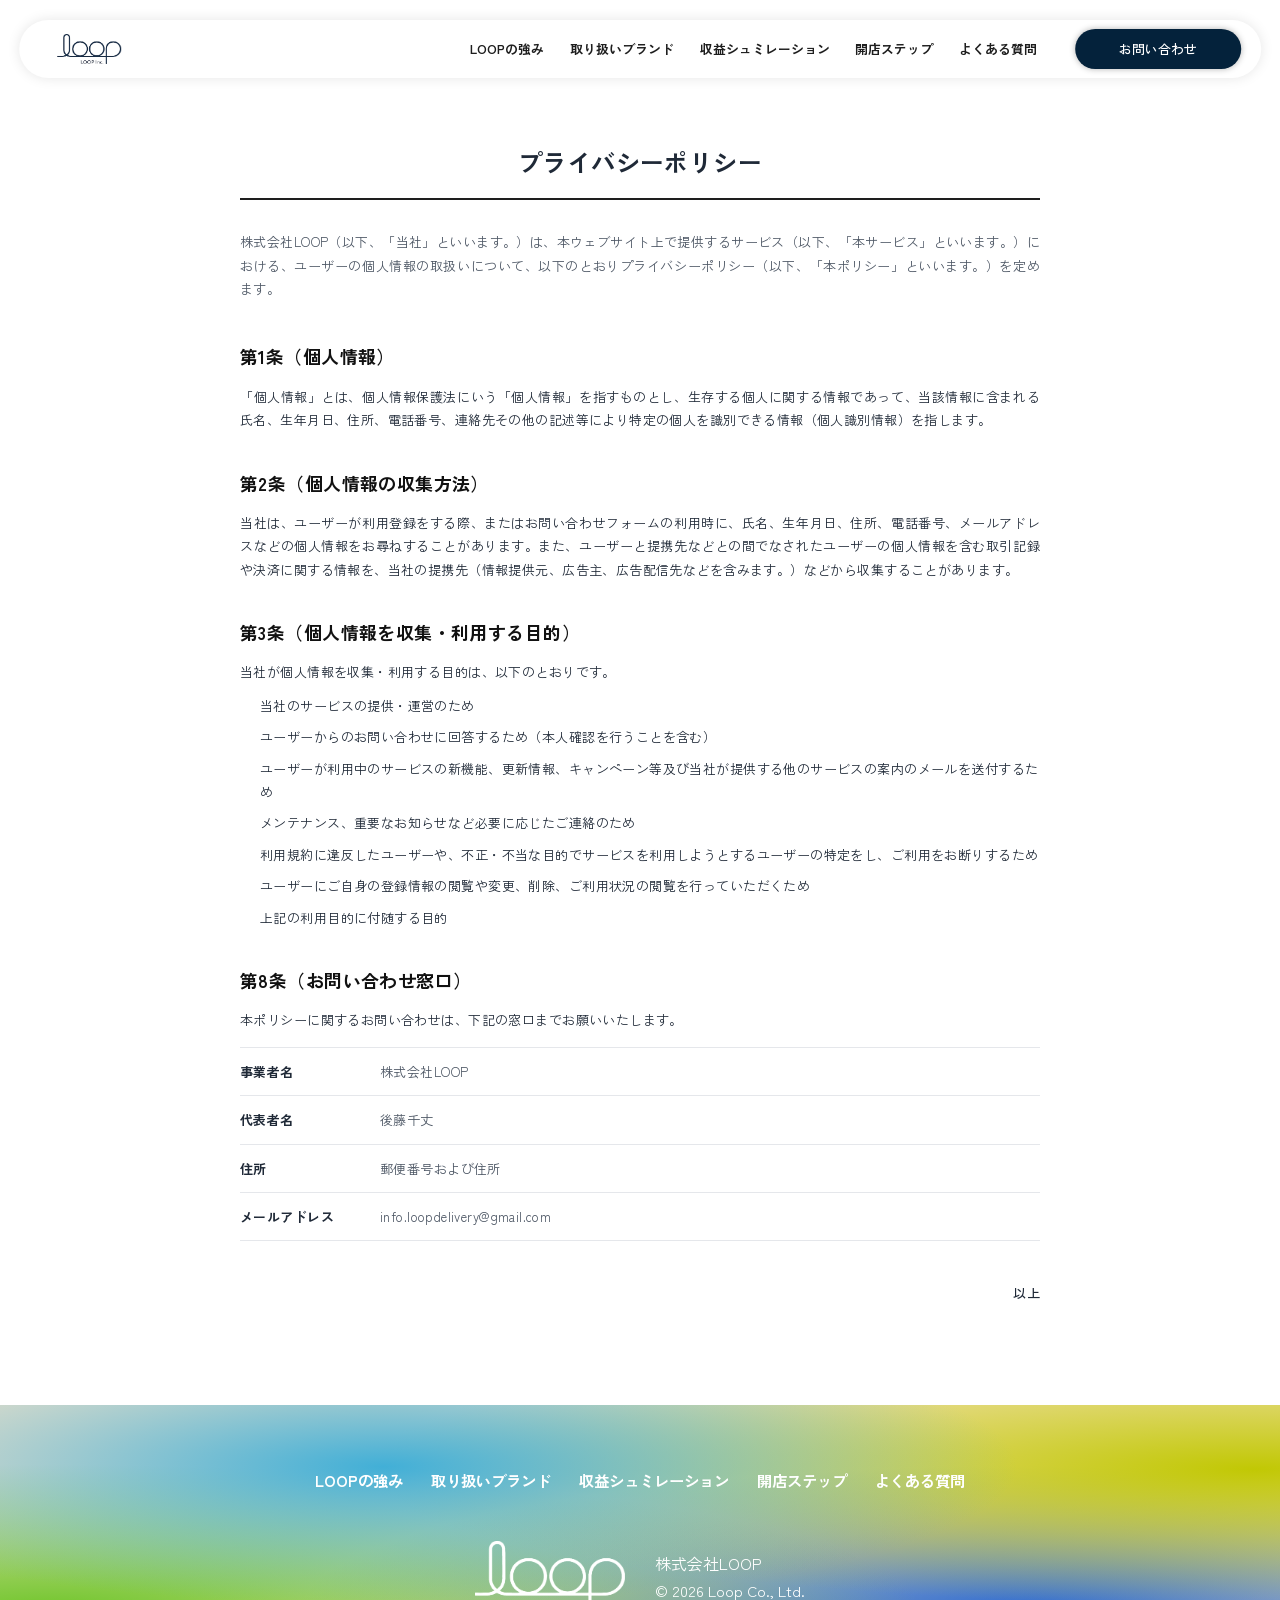
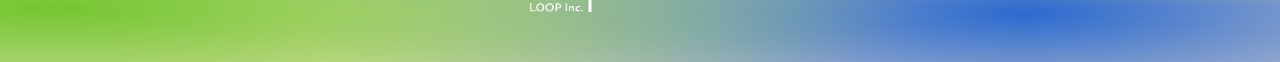
<file: policy.html>
<!DOCTYPE html>
<html lang="ja">

<head>
    <meta charset="UTF-8">
    <meta name="viewport" content="width=device-width, initial-scale=1.0">
    <title>ブランドシェアで店舗の売り上げUP! | LOOP株式会社</title>
    <link rel="stylesheet" href="assets/css/reset.css">
    <link rel="stylesheet" href="assets/css/common.css">
    <link rel="stylesheet" href="assets/css/policy.css">
    <link rel="preconnect" href="https://fonts.googleapis.com">
    <link rel="preconnect" href="https://fonts.gstatic.com" crossorigin>
    <link
        href="https://fonts.googleapis.com/css2?family=Funnel+Display:wght@300..800&family=Zen+Kaku+Gothic+Antique:wght@300;400;500;700;900&display=swap"
        rel="stylesheet">

</head>

<body>
    <header class="header">
        <div class="header-logo">
            <a href="index.html"><img src="assets/img/loop_logo.png" alt="ブランドシェアで店舗の売り上げUP! | LOOP株式会社"></a>
        </div>
        <input type="checkbox" id="menu-toggle" class="menu-toggle-input">
        <label for="menu-toggle" class="menu-btn-label">
            <span></span>
            <span></span>
            <span></span>
        </label>
        <nav class="header-nav">
            <ul>
                <li><a href="index.html#solution" onclick="document.getElementById('menu-toggle').checked = false;">LOOPの強み</a>
                </li>
                <li><a href="index.html#brand" onclick="document.getElementById('menu-toggle').checked = false;">取り扱いブランド</a></li>
                <li><a href="index.html#simulation"
                        onclick="document.getElementById('menu-toggle').checked = false;">収益シュミレーション</a></li>
                <li><a href="index.html#step" onclick="document.getElementById('menu-toggle').checked = false;">開店ステップ</a></li>
                <li><a href="index.html#faq" onclick="document.getElementById('menu-toggle').checked = false;">よくある質問</a></li>
            </ul>
            <a class="header-cv_button" href="#contact"
                onclick="document.getElementById('menu-toggle').checked = false;">お問い合わせ</a>
        </nav>
    </header>
    <div class="background-image">
        <div class="background-area">
            <ul class="background-circles">
                <li></li>
                <li></li>
                <li></li>
                <li></li>
                <li></li>
                <li></li>
                <li></li>
                <li></li>
                <li></li>
                <li></li>
            </ul>
        </div>
    </div>
    <main class="main">
        <section class="p-policy">
            <div class="p-policy__container">

                <h1 class="p-policy__title">プライバシーポリシー</h1>

                <p class="p-policy__lead">
                    株式会社LOOP（以下、「当社」といいます。）は、本ウェブサイト上で提供するサービス（以下、「本サービス」といいます。）における、ユーザーの個人情報の取扱いについて、以下のとおりプライバシーポリシー（以下、「本ポリシー」といいます。）を定めます。
                </p>

                <div class="p-policy__section">
                    <h2 class="p-policy__heading">第1条（個人情報）</h2>
                    <p class="p-policy__text">
                        「個人情報」とは、個人情報保護法にいう「個人情報」を指すものとし、生存する個人に関する情報であって、当該情報に含まれる氏名、生年月日、住所、電話番号、連絡先その他の記述等により特定の個人を識別できる情報（個人識別情報）を指します。
                    </p>
                </div>

                <div class="p-policy__section">
                    <h2 class="p-policy__heading">第2条（個人情報の収集方法）</h2>
                    <p class="p-policy__text">
                        当社は、ユーザーが利用登録をする際、またはお問い合わせフォームの利用時に、氏名、生年月日、住所、電話番号、メールアドレスなどの個人情報をお尋ねすることがあります。また、ユーザーと提携先などとの間でなされたユーザーの個人情報を含む取引記録や決済に関する情報を、当社の提携先（情報提供元、広告主、広告配信先などを含みます。）などから収集することがあります。
                    </p>
                </div>

                <div class="p-policy__section">
                    <h2 class="p-policy__heading">第3条（個人情報を収集・利用する目的）</h2>
                    <p class="p-policy__text">当社が個人情報を収集・利用する目的は、以下のとおりです。</p>
                    <ol class="p-policy__list">
                        <li class="p-policy__list-item">当社のサービスの提供・運営のため</li>
                        <li class="p-policy__list-item">ユーザーからのお問い合わせに回答するため（本人確認を行うことを含む）</li>
                        <li class="p-policy__list-item">ユーザーが利用中のサービスの新機能、更新情報、キャンペーン等及び当社が提供する他のサービスの案内のメールを送付するため</li>
                        <li class="p-policy__list-item">メンテナンス、重要なお知らせなど必要に応じたご連絡のため</li>
                        <li class="p-policy__list-item">利用規約に違反したユーザーや、不正・不当な目的でサービスを利用しようとするユーザーの特定をし、ご利用をお断りするため</li>
                        <li class="p-policy__list-item">ユーザーにご自身の登録情報の閲覧や変更、削除、ご利用状況の閲覧を行っていただくため</li>
                        <li class="p-policy__list-item">上記の利用目的に付随する目的</li>
                    </ol>
                </div>

                <div class="p-policy__section">
                    <h2 class="p-policy__heading">第8条（お問い合わせ窓口）</h2>
                    <p class="p-policy__text">本ポリシーに関するお問い合わせは、下記の窓口までお願いいたします。</p>

                    <dl class="p-policy__info-list">
                        <div class="p-policy__info-group">
                            <dt class="p-policy__info-label">事業者名</dt>
                            <dd class="p-policy__info-value">株式会社LOOP</dd>
                        </div>
                        <div class="p-policy__info-group">
                            <dt class="p-policy__info-label">代表者名</dt>
                            <dd class="p-policy__info-value">後藤千丈</dd>
                        </div>
                        <div class="p-policy__info-group">
                            <dt class="p-policy__info-label">住所</dt>
                            <dd class="p-policy__info-value">郵便番号および住所</dd>
                        </div>
                        <div class="p-policy__info-group">
                            <dt class="p-policy__info-label">メールアドレス</dt>
                            <dd class="p-policy__info-value">info.loopdelivery@gmail.com</dd>
                        </div>
                    </dl>
                </div>

                <p class="p-policy__footer-text">以上</p>

            </div>
        </section>
    </main>
    <footer class="footer">
        <div class="footer-inner">
            <nav class="footer-nav">
                <ul>
                    <li><a href="index.html#solution">LOOPの強み</a></li>
                    <li><a href="index.html#brand">取り扱いブランド</a></li>
                    <li><a href="index.html#simulation">収益シュミレーション</a></li>
                    <li><a href="index.html#step">開店ステップ</a></li>
                    <li><a href="index.html#faq">よくある質問</a></li>
                </ul>
            </nav>
            <div class="footer-company">
                <div class="footer-company__logo">
                    <img src="assets/img/loop_logo_white.png" alt="ブランドシェアで店舗の売り上げUP! | LOOP株式会社">
                </div>
                <div class="footer-company__copylight">
                    <h5>株式会社LOOP</h5>
                    <small>© 2026 Loop Co., Ltd.</small>
                </div>
            </div>
        </div>
    </footer>
    <script>
        document.addEventListener('DOMContentLoaded', () => {
            const titles = document.querySelectorAll('.brand-contents__item-title');

            titles.forEach(title => {
                title.addEventListener('click', () => {
                    const listContainer = title.nextElementSibling;

                    title.classList.toggle('is-open');

                    if (title.classList.contains('is-open')) {
                        listContainer.style.height = listContainer.scrollHeight + 'px';
                    } else {
                        listContainer.style.height = '0px';
                    }
                });
            });
        });

        document.addEventListener('DOMContentLoaded', () => {
            const titles = document.querySelectorAll('.faq-contents__q');

            titles.forEach(title => {
                title.addEventListener('click', () => {
                    const listContainer = title.nextElementSibling;

                    title.classList.toggle('is-open');

                    if (title.classList.contains('is-open')) {
                        listContainer.style.height = listContainer.scrollHeight + 'px';
                    } else {
                        listContainer.style.height = '0px';
                    }
                });
            });
        });

        function toggleFields() {
            const selectedType = document.querySelector('input[name="form-toggle"]:checked').value;

            const inquiryFields = document.getElementById('inquiry-only-fields');
            const messageInput = document.getElementById('message-input');

            if (selectedType === 'inquiry') {
                inquiryFields.style.display = 'flex';
                messageInput.required = true;
            } else {
                inquiryFields.style.display = 'none';
                messageInput.required = false;
            }
        }

        document.addEventListener("DOMContentLoaded", toggleFields);

        document.addEventListener('DOMContentLoaded', () => {
            const targets = document.querySelectorAll('.js-fade');

            const options = {
                root: null,
                rootMargin: '0px',
                threshold: 0.1
            };

            const callback = (entries, observer) => {
                entries.forEach(entry => {
                    if (entry.isIntersecting) {
                        entry.target.classList.add('is-show');
                        //observer.unobserve(entry.target);
                    }
                });
            };

            const observer = new IntersectionObserver(callback, options);
            targets.forEach(target => observer.observe(target));
        });

    </script>
</body>

</html>
</file>
<file: assets/css/common.css>
html {
    font-size: 62.5%;
    overflow-x: hidden;
    box-sizing: border-box;
    overscroll-behavior: none;
}

*,
*::before,
*::after {
    box-sizing: inherit;
    scroll-behavior: smooth;
}

body {
    color: #1E1E1E;
    font-family: "Zen Kaku Gothic Antique", sans-serif;
    font-weight: 400;
    font-size: 1.4rem;
    background-color: #FFF;
}

img {
    max-width: 100%;
    height: auto;
    display: block;
}

a {
    text-decoration: none;
    color: inherit;
}

ul,
ol {
    list-style: none;
    padding: 0;
}

button {
    cursor: pointer;
    border: none;
    background: none;
}

p {
    text-align: justify;
    text-justify: inter-ideograph;
}

.js-fade {
    opacity: 0;
    transform: translateY(30px);
    transition: opacity 1s ease, transform 0.8s ease;
}

.js-fade.is-show {
    opacity: 1;
    transform: translateY(0);
}

.header {
    position: fixed;
    display: flex;
    align-items: center;
    justify-content: space-between;
    height: auto;
    left: 50%;
    top: 20px;
    -webkit-transform: translateX(-50%);
    transform: translateX(-50%);
    width: calc(100% - 3vw);
    background-color: #fff;
    box-shadow: 0 0 1vw 0 rgba(0, 0, 0, 0.1);
    border-radius: 200px;
    height: 4.5vw;
    padding: 0 1.5vw 0 3vw;
    z-index: 999;
}

.header-nav {
    display: flex;
    align-items: center;
    gap: 3vw;
}

.header-nav ul {
    display: flex;
    align-items: center;
    gap: 2vw;
}

.menu-toggle-input,
.menu-btn-label {
    display: none;
}

.header-nav ul li {
    display: flex;
    align-items: center;
}

.header-nav ul li a {
    font-weight: 600;
    font-size: 1vw;
}

.header-logo {
    width: 5vw;
}

.header-logo img {
    height: auto;
    width: 100%;
}

.header-cv_button {
    background-color: #04223b;
    display: flex;
    justify-content: center;
    align-items: center;
    color: #fff;
    font-weight: 500;
    height: 3.1vw;
    width: 13vw;
    font-size: 1vw;
    font-weight: 500;
    border-radius: 100px;
    box-shadow: 0 0 0.5vw 0 rgba(0, 0, 0, 0.3);
    transition: 0.5s;
}

.header-cv_button:hover {
    transition: 0.5s;
    opacity: 0.8;
}

@media screen and (max-width: 900px) {
    .header {
        top: 20px;
        width: calc(100% - 40px);
        height: 55px;
        padding: 0 30px 0 30px;
        transform-style: preserve-3d;
    }

    .header-logo {
        width: 50px;
        z-index: 90;
    }

    .menu-btn-label {
        display: flex;
        position: relative;
        width: 26px;
        height: 20px;
        cursor: pointer;
        z-index: 100;
    }

    .menu-btn-label span {
        display: block;
        position: absolute;
        width: 100%;
        height: 2px;
        background-color: #04223b;
        transition: all 0.3s ease-in-out;
        border-radius: 100px;
    }

    .menu-btn-label span:nth-child(1) {
        top: 0;
    }

    .menu-btn-label span:nth-child(2) {
        top: 10px;
    }

    .menu-btn-label span:nth-child(3) {
        top: 20px;
    }

    .header-nav {
        display: none;
        position: fixed;
        top: -20px;
        right: -20px;
        width: 100vw;
        min-height: 100vh;
        background: radial-gradient(at 30% 24%, hsla(196, 65%, 55%, 1) 0px, transparent 100%),
            radial-gradient(at 98% 25%, hsla(62, 96%, 40%, 1) 0px, transparent 100%),
            radial-gradient(at 4% 79%, hsla(93, 62%, 48%, 1) 0px, transparent 100%),
            radial-gradient(at 80% 81%, hsla(217, 65%, 49%, 1) 0px, transparent 100%),
            #fff;
        flex-direction: column;
        justify-content: flex-start;
        align-items: center;
        gap: 40px;
        padding: 160px 40px 40px;
        transition: right 0.4s cubic-bezier(0.16, 1, 0.3, 1);
        overflow-y: auto;
        -webkit-overflow-scrolling: touch;
    }

    .header-nav ul {
        flex-direction: column;
        width: 100%;
        gap: 30px;
    }

    .header-nav ul li {
        width: 100%;
        display: flex;
        justify-content: center;
    }

    .header-nav ul li a {
        font-weight: 600;
        color: #fff;
        font-size: 1.5rem;
    }

    .header-cv_button {
        height: 50px;
        width: 250px;
        font-size: 1.5rem;
        box-shadow: 0 0 0.5vw 0 rgba(0, 0, 0, 0.3);
        margin: 0 auto;
    }

    .menu-toggle-input:checked~.header-nav {
        display: flex;
        justify-content: center;
        transform: translateZ(-1px);
        padding: 20vw 0;
    }

    .menu-toggle-input:checked~.menu-btn-label span:nth-child(1) {
        transform: translateY(10px) rotate(45deg);
        background-color: #04223b;

    }

    .menu-toggle-input:checked~.menu-btn-label span:nth-child(2) {
        opacity: 0;
        background-color: #04223b;
    }

    .menu-toggle-input:checked~.menu-btn-label span:nth-child(3) {
        transform: translateY(-10px) rotate(-45deg);
        background-color: #04223b;
    }

    html:has(#menu-toggle:checked),
    body:has(#menu-toggle:checked) {
        overflow: hidden;
        height: 100vh;
    }
}

.title {
    display: flex;
    flex-direction: column;
    justify-content: center;
    padding-top: 10vw;
}

@media screen and (min-width: 1441px) {
    .title {
        display: flex;
        flex-direction: column;
        justify-content: center;
        padding-top: 100px;
    }
}

.title h3 {
    display: flex;
    justify-content: center;
    font-family: "Funnel Display", sans-serif;
    font-size: 2.0rem;
    font-weight: 500;
    padding-bottom: 20px;
    color: #EA7200;
}

.title h2 {
    display: flex;
    flex-direction: column;
    align-items: center;
    gap: 10px;
}

.title h2 .title-sub {
    font-size: 2.4rem;
    line-height: 3.6rem;
}

.title h2 .title-main {
    font-size: 3.6rem;
    line-height: 4.8rem;
    font-weight: 600;
}

@media screen and (max-width: 900px) {
    .title h3 {
        display: flex;
        justify-content: center;
        font-family: "Funnel Display", sans-serif;
        font-size: 1.6rem;
        font-weight: 500;
        padding-bottom: 15px;
        color: #EA7200;
    }

    .title h2 {
        display: flex;
        flex-direction: column;
        align-items: center;
        gap: 10px;
    }

    .title h2 .title-sub {
        font-size: 2.0rem;
        line-height: 3.0rem;
    }

    .title h2 .title-main {
        font-size: 2.4rem;
        line-height: 3.6rem;
        text-align: center;
    }
}

@media screen and (max-width: 590px) {
    .title {
        padding-top: 50px;
    }

    .title h2 {
        gap: 7px;
    }

    .title h2 .title-sub {
        font-size: 1.6rem;
        line-height: 2.2rem;
    }

    .title h2 .title-main {
        font-size: 1.8rem;
        line-height: 2.9rem;
        font-weight: 600;
    }
}

.background-image {
    height: 100vh;
    width: 100vw;
    position: fixed;
    z-index: -1;
    top: 0;
    right: 0;
    left: 0;
    margin: 0 auto;
}

.background-area {
    width: 100%;
    height: 100vh;
}

.background-circles {
    position: absolute;
    top: 0;
    left: 0;
    width: 100%;
    height: 100%;
    overflow: hidden;
}

.background-circles li {
    position: absolute;
    display: block;
    list-style: none;
    width: 20px;
    height: 20px;
    background: radial-gradient(at 30% 24%, hsla(196, 65%, 55%, 0.5) 0px, transparent 50%),
        radial-gradient(at 98% 25%, hsla(62, 96%, 40%, 0.5) 0px, transparent 50%),
        radial-gradient(at 4% 79%, hsla(93, 62%, 48%, 0.5) 0px, transparent 50%),
        radial-gradient(at 80% 81%, hsla(217, 65%, 49%, 0.5) 0px, transparent 50%);
    ;
    animation: animate 25s linear infinite;
    bottom: -150px;

}

.background-circles li:nth-child(1) {
    left: 25%;
    width: 80px;
    height: 80px;
    animation-delay: 0s;
}


.background-circles li:nth-child(2) {
    left: 10%;
    width: 20px;
    height: 20px;
    animation-delay: 2s;
    animation-duration: 12s;
}

.background-circles li:nth-child(3) {
    left: 70%;
    width: 20px;
    height: 20px;
    animation-delay: 4s;
}

.background-circles li:nth-child(4) {
    left: 40%;
    width: 60px;
    height: 60px;
    animation-delay: 0s;
    animation-duration: 18s;
}

.background-circles li:nth-child(5) {
    left: 65%;
    width: 20px;
    height: 20px;
    animation-delay: 0s;
}

.background-circles li:nth-child(6) {
    left: 75%;
    width: 110px;
    height: 110px;
    animation-delay: 3s;
}

.background-circles li:nth-child(7) {
    left: 35%;
    width: 150px;
    height: 150px;
    animation-delay: 7s;
}

.background-circles li:nth-child(8) {
    left: 50%;
    width: 25px;
    height: 25px;
    animation-delay: 15s;
    animation-duration: 45s;
}

.background-circles li:nth-child(9) {
    left: 20%;
    width: 15px;
    height: 15px;
    animation-delay: 2s;
    animation-duration: 35s;
}

.background-circles li:nth-child(10) {
    left: 85%;
    width: 150px;
    height: 150px;
    animation-delay: 0s;
    animation-duration: 11s;
}



@keyframes animate {

    0% {
        transform: translateY(0) rotate(0deg);
        opacity: 1;
        border-radius: 0;
    }

    100% {
        transform: translateY(-1000px) rotate(720deg);
        opacity: 0;
        border-radius: 50%;
    }

}

.main {
    width: 100%;
    z-index: 100;
}

.fv {
    height: 100vh;
    min-height: 800px;
    width: 100%;
    background: radial-gradient(at 30% 24%, hsla(196, 65%, 55%, 0.9) 0px, transparent 50%),
        radial-gradient(at 98% 25%, hsla(62, 96%, 40%, 0.9) 0px, transparent 50%),
        radial-gradient(at 4% 79%, hsla(93, 62%, 48%, 0.9) 0px, transparent 50%),
        radial-gradient(at 80% 81%, hsla(217, 65%, 49%, 0.9) 0px, transparent 50%);
    display: flex;
    position: relative;
}

.fv:after {
    content: "";
    position: absolute;
    top: 0;
    right: 0;
    bottom: 0;
    left: 0;
    background-size: contain;
    background-position: right center;
    background-repeat: no-repeat;
    z-index: -1;
    animation: slideinfv 3s cubic-bezier(0.25, 1, 0.5, 1) forwards;
}

@keyframes slideinfv {
    0% {
        opacity: 0;
    }

    100% {
        transform: translateX(0);
        opacity: 1;
    }
}

.fv-inner {
    width: 100%;
    max-width: 1440px;
    margin: 0 auto;
    display: flex;
    flex-direction: column;
    align-items: flex-start;
    justify-content: center;
    gap: 4vw;
    padding: 5vw 3vw 0;
    position: relative;
}

.fv h1 {
    width: 100%;
}

.fv h1 img {
    width: 45vw;
    max-width: 600px;
}

.fv h2 {
    width: 100%;
}

.fv h2 img {
    width: 37vw;
    max-width: 500px;
}

.fv-svg {
    position: absolute;
    top: 50%;
    transform: translateY(-50%);
    bottom: 0;
    right: 3vw;
    display: flex;
    align-items: center;

}

.fv-svg svg {
    width: 48vw;
    height: fit-content;
}

.fv-merit {
    display: flex;
    display: none;
    justify-content: flex-start;
    gap: 5px;
}

.fv-merit img {
    width: 10vw;
    height: 100%;
}

.fv-cv_button {
    background-color: #04223b;
    display: flex;
    justify-content: center;
    align-items: center;
    color: #fff;
    font-weight: 500;
    height: 5vw;
    width: 24vw;
    font-size: 1.3vw;
    border-radius: 100px;
    box-shadow: 0 0 0.5vw 0 rgba(0, 0, 0, 0.3);
    font-weight: 500;
}

.scroll_down {
    display: block;
    left: 0;
    right: 0;
    text-align: center;
    bottom: 15px;
    position: absolute;
    opacity: 0.6;
}

.scroll_down p {
    letter-spacing: .1vw;
}

.scroll_down div {
    display: inline-block;
    line-height: 18px;
    font-size: 12px;
    font-weight: normal;
    color: #fff;
    letter-spacing: 2px;
    text-decoration: none;
}

.scroll_down .mouse {
    position: relative;
    display: block;
    width: 30px;
    height: 50px;
    margin: 0 auto 10px;
    -webkit-box-sizing: border-box;
    -moz-box-sizing: border-box;
    box-sizing: border-box;
    border: 2px solid #fff;
    border-radius: 23px;
}

.scroll_down .mouse>* {
    position: absolute;
    display: block;
    top: 29%;
    left: 50%;
    width: 8px;
    height: 8px;
    margin: -4px 0 0 -4px;
    background: #fff;
    border-radius: 50%;
    animation: ani-mouse 2.5s linear infinite;
}

@keyframes ani-mouse {
    0% {
        opacity: 0;
        top: 70%;
    }

    40% {
        opacity: 0;
        top: 30%;
    }

    70% {
        opacity: 1;
        top: 30%;
    }

    100% {
        opacity: 1;
        top: 70%;
    }
}

@media screen and (min-width: 1441px) {
    .fv {
        max-height: 1000px;
    }

    .fv-inner {
        gap: 50px;
        padding: 0 50px;
        position: relative;
    }

    .fv svg {
        right: 50px;
        width: 630px;
    }

    .fv-cv_button {
        height: 70px;
        width: 350px;
        font-size: 1.8rem;
        border-radius: 100px;
        box-shadow: 0 0 0.5px 0 rgba(0, 0, 0, 0.3);
        font-weight: 500;
    }
}

@media screen and (max-width: 900px) {
    .fv {
        height: 66vh;
    }

    .fv h2 {
        font-size: 1.8vw;
        line-height: 3vw;
    }

    .scroll_down .mouse {
        width: 20px;
        height: 37px;
        border: 1px solid #fff;
    }

    .scroll_down p {
        font-size: 1.0rem;
    }
}

@media screen and (max-width: 700px) {
    .fv {
        height: auto;
        min-height: 680px;
    }

    .fv-inner {
        align-items: center;
        justify-content: flex-end;
        gap: 6vw;
        padding: 10vw 20px 15vw;
    }

    .fv h1 {
        width: 100%;
        order: 2;
    }

    .fv h1 img {
        width: 100%;
        margin: 0 auto;
    }

    .fv h2 {
        width: 100%;
        order: 3;
        padding-left: 5px;
    }

    .fv h2 img {
        width: 100%;
        margin: 0 auto;
    }

    .fv-cv_button {
        height: 50px;
        min-height: 50px;
        width: 250px;
        min-height: 55px;
        font-size: 1.5rem;
        border-radius: 100px;
        box-shadow: 0 0 0.5px 0 rgba(0, 0, 0, 0.3);
        order: 4;
    }

    .fv-svg {
        width: 100%;
        justify-content: center;
        position: static;
        transform: none;
    }

    .fv-svg svg {
        width: 80%;
        height: auto;
        order: 1;
    }

    .scroll_down {
        display: none;
    }
}

.problem {
    background-color: #fff;
    padding: 0 3vw 10vw;
    width: 100%;
    background-color: #e4e4e4;
}

.problem-inner {
    width: 100%;
    max-width: 1200px;
    margin: 0 auto;
}

.problem-contents {
    display: flex;
    justify-content: center;
    padding: 0 3vw;
    margin-top: 10vw;
}

.problem-contents ul {
    display: flex;
    align-items: center;
    gap: 4vw;
}

.problem-contents ul li {
    display: flex;
    flex-direction: column;
    gap: 50px;
    width: 39%;
}

.problem-contents ul li:nth-child(2) {
    width: 22%;
}

.problem-contents__comment {
    background-color: #fff;
    width: auto;
    height: auto;
    display: flex;
    justify-content: flex-start;
    align-items: center;
    padding: 20px 40px;
    border-radius: 900px;
    box-shadow: 0 0 1vw 0 rgba(0, 0, 0, 0.1);
    position: relative;
}


.problem-contents ul li:first-child .problem-contents__comment::after {
    content: "";
    position: absolute;
    right: -24px;
    width: 18px;
    height: 18px;
    bottom: 3px;
    background: #fff;
    box-shadow: 0 0 0.5vw 0 rgba(0, 0, 0, 0.2);
    border-radius: 50%;
}

.problem-contents ul li .problem-contents__comment:last-child {
    width: 90%;
}

.problem-contents ul li:first-child {
    align-items: flex-end;
}

.problem-contents ul li:last-child .problem-contents__comment::after {
    content: "";
    position: absolute;
    left: -24px;
    width: 18px;
    height: 18px;
    bottom: 3px;
    background: #fff;
    box-shadow: 0 0 1vw 0 rgba(0, 0, 0, 0.2);
    border-radius: 50%;
}

.problem-contents ul li h4 {
    font-size: 1.6rem;
    line-height: 2.4rem;
    font-weight: 500;
    letter-spacing: 0.1rem;
}

.problem-contents ul li h4 span {
    font-weight: 600;
}

.problem-worries {
    display: flex;
    justify-content: center;
    margin-top: 10vw;
}

.problem-worries p {
    font-size: 3.0rem;
    line-height: 5.0rem;
    font-weight: 600;
}

.problem-worries p span {
    color: #EA7200;
}

.problem-demerit {
    display: flex;
    justify-content: space-between;
    flex-wrap: nowrap;
    gap: 1vw;
    margin: 10vw auto 0;
}

.problem-demerit li {
    display: flex;
    flex-direction: column;
    align-items: center;
    justify-content: flex-end;
    background-color: #fff;
    padding: 40px 30px 30px;
    gap: 15px;
    position: relative;
    width: 360px;
}

.problem-demerit li h4 {
    font-size: 2.0rem;
    line-height: 2.0rem;
    background-color: #04223b;
    padding: 13px 26px;
    color: #fff;
    display: flex;
    justify-content: center;
    align-items: center;
    font-weight: 500;
    letter-spacing: 0.1rem;
    position: absolute;
    top: -30px;
    border-radius: 100px;
}

.problem-demerit li h4::after {
    content: "";
    display: flex;
    width: 0;
    height: 0;
    border-style: solid;
    border-right: 12px solid transparent;
    border-left: 12px solid transparent;
    border-top: 10px solid #04223b;
    border-bottom: 0;
    position: absolute;
    bottom: -8px;
}

.problem-demerit li svg {
    height: auto;
}

.problem-demerit li p {
    font-size: 1.6rem;
    line-height: 2.4rem;
    text-align: center;
    font-weight: 400;
    letter-spacing: 0.1rem;
}

.problem-demerit li p span {
    color: #EA7200;
}

@media screen and (min-width: 1441px) {
    .problem {
        padding: 0 50px 100px;
    }


    .problem-contents {
        display: flex;
        justify-content: center;
        padding: 0;
        margin-top: 100px;
    }

    .problem-contents ul {
        display: flex;
        align-items: center;
        gap: 50px;
    }

    .problem-contents ul li {
        display: flex;
        flex-direction: column;
        gap: 50px;
    }

    .problem-contents ul li:nth-child(2) {
        width: 280px;
    }

    .problem-contents__comment {
        box-shadow: 0 0 10px 0 rgba(0, 0, 0, 0.1);
    }

    .problem-demerit {
        gap: 20px;
        margin: 130px auto 0;
    }
}

@media screen and (max-width: 900px) {
    .problem-contents {
        padding: 0;
    }

    .problem-contents ul {
        width: 100%;
    }

    .problem-contents ul li {
        width: 100%;
        gap: 30px
    }

    .problem-contents ul li:nth-child(2) {
        width: 50vw;
    }

    .problem-contents__comment {
        width: 100%;
        height: auto;
        padding: 15px 30px;
    }

    .problem-contents ul li .problem-contents__comment:last-child {
        width: 100%;
    }

    .problem-contents ul li:first-child {
        align-items: center;
    }

    .problem-contents ul li:last-child {
        align-items: center;
    }

    .problem-contents ul li h4 {
        font-size: 1.3rem;
        line-height: 2rem;
        font-weight: 500;
        letter-spacing: 0rem;
    }

    .problem-worries p {
        font-size: 2.0rem;
        line-height: 3.0rem;
    }

    .problem-demerit {
        display: flex;
        flex-wrap: nowrap;
        gap: 1vw;
        margin: 14vw auto 0;
    }

    .problem-demerit li {
        padding: 20px;
        gap: 10px;
        width: 100%;
    }

    .problem-demerit li h4 {
        font-size: 1.6rem;
        line-height: 1.6rem;
        background-color: #04223b;
        padding: 10px 24px;
        color: #fff;
        display: flex;
        justify-content: center;
        align-items: center;
        font-weight: 500;
        letter-spacing: 0.1rem;
        position: absolute;
        top: -23px;
        border-radius: 100px;
    }

    .problem-demerit li svg {
        height: auto;
        width: 100%;
    }

    .problem-demerit li p {
        font-size: 1.3rem;
        line-height: 1.8rem;
    }
}

@media screen and (max-width: 590px) {
    .problem {
        padding: 0 20px 50px;
        width: 100%;
    }

    .problem-contents ul {
        flex-direction: column;
        width: 100%;
    }

    .problem-contents ul li {
        gap: 15px;
    }

    .problem-contents ul li:nth-child(1) {
        width: 85%;
    }

    .problem-contents ul li:nth-child(2) {
        width: 50vw;
        order: 3;
    }

    .problem-contents ul li:nth-child(3) {
        order: 2;
        width: 85%;
    }

    .problem-contents ul li .problem-contents__comment:last-child {
        width: 85%;
    }

    .problem-worries {
        margin-top: 50px;
    }

    .problem-worries p {
        font-size: 1.6rem;
        line-height: 2.4rem;
        text-align: center;
    }

    .problem-demerit {
        flex-direction: column;
        gap: 50px;
        margin: 80px auto 0;
    }

    .problem-demerit li {
        padding: 30px 30px 20px;
        gap: 15px
    }

    .problem-demerit li h4 {
        top: -20px;
    }

    .problem-demerit li svg {
        width: 70%;
    }
}


.solution {
    background-color: rgb(255 255 255 / 70%);
    padding: 0 3vw 40px;
    width: 100%;
    overflow-x: hidden;
    position: relative;
    padding-bottom: 50px;
}

.solution-inner {
    width: 100%;
    max-width: 1200px;
    margin: 0 auto;
}

.solution .title-main {
    color: #fff;
    background: #04223b;
    padding: 0 10px;
}

.solution-contents {
    display: flex;
    flex-direction: column;
    align-items: center;
    justify-content: center;
    width: 100%;
    max-width: 1200px;
    margin: 0 auto;
    margin-top: 10vw;
    position: relative;
}

.solution-contents img {
    display: flex;
    justify-content: center;
    width: 75%;
    z-index: 4;
    position: absolute;
    right: 0;
    left: 0;
    top: 0;
    margin: 0 auto;
}

.solution-contents svg {
    width: 69%;
    margin-top: 60px;
    z-index: 2;
}

.solution-bg__ticker {
    position: absolute;
    top: 0;
    bottom: 0;
    margin: auto;
    display: flex;
    flex-wrap: nowrap;
    white-space: nowrap;
    animation: loop-slide 30s linear infinite;
    z-index: 1;
    width: max-content;
}

.ticker__group {
    display: flex;
    flex-shrink: 0;
}

.solution-bg__ticker span {
    font-size: 20vw;
    display: flex;
    align-items: center;
    padding-right: 20px;
    font-family: "Funnel Display", sans-serif;
    font-weight: 400;
    color: #e4e4e4;
}

@keyframes loop-slide {
    from {
        transform: translateX(0);
    }

    to {
        transform: translateX(-50%);
    }
}

@media screen and (min-width: 1441px) {
    .solution {
        padding: 0 50px 40px;
        padding-bottom: 50px;
    }

    .solution-contents {
        margin-top: 100px;
    }

    .solution-contents img {
        width: 750px;
    }

    .solution-contents svg {
        width: 690px;
    }

    .solution-bg__ticker {
        position: absolute;
        top: 0;
        bottom: 0;
        margin: auto;
        display: flex;
        flex-wrap: nowrap;
        white-space: nowrap;
        animation: loop-slide 30s linear infinite;
        z-index: 1;
        width: max-content;
    }

    .ticker__group {
        display: flex;
        flex-shrink: 0;
    }

    .solution-bg__ticker span {
        font-size: 20vw;
        display: flex;
        align-items: center;
        padding-right: 20px;
        font-family: "Funnel Display", sans-serif;
        font-weight: 400;
        color: #e4e4e4;
    }
}

@media screen and (max-width: 590px) {
    .solution {
        padding: 0 20px;
    }

    .solution-contents {
        margin-top: 50px;
    }

    .solution-contents img {
        width: 100%;
        z-index: 4;
    }
}


.about {
    display: flex;
    position: relative;
    backdrop-filter: blur(5px);
    -webkit-backdrop-filter: blur(5px);
    padding: 0 3vw 10vw;
    background-color: rgb(255 255 255 / 70%);
}


.about-inner {
    width: 100%;
    max-width: 1200px;
    margin: 0 auto;
}

.about .title {
    padding-top: 100px;
    border-top: solid 1px #04223b;
}

.about .title-main {
    color: #fff;
    background: #04223b;
    padding: 0 10px;
}

.about-description {
    display: flex;
    border-radius: 20px;
    margin: 10vw auto 0;
}

.about-description__inner {
    display: flex;
    align-items: center;
    width: 100%;
    gap: 30px;
}

.about-description__text {
    display: flex;
    flex-direction: column;
    width: 100%;
    gap: 30px;
}

.about-description__text h4 {
    font-size: 2.4rem;
    font-weight: 600;
    line-height: 3.0rem;
    letter-spacing: 0.1rem;
    color: #EA7200;
    text-align: center;
}

.about-description__text p {
    font-size: 1.6rem;
    line-height: 2.6rem;
    text-align: center;
    letter-spacing: 0.2rem;
    font-weight: 500;
}

.about-contents {
    display: flex;
    justify-content: center;
    width: 100%;
    margin: 0 auto;
    padding-top: 7vw;
}

.about-contents ul {
    display: flex;
    flex-direction: row;
    justify-content: center;
    flex-wrap: nowrap;
}

.about-contents ul li {
    display: flex;
    flex-direction: column;
    align-items: center;
    justify-content: flex-start;
}

.about-contents ul li:nth-child(odd) {
    width: 22%;
}

.about-contents ul li:nth-child(even) {
    padding-top: 6.5%;
}

.about-contents ul li:nth-child(even) {
    width: 12%;
}

.about-contents__arrow-sp {
    display: none;
}

.about-contents ul li p {
    font-size: 1.6rem;
    line-height: 2.4rem;
    font-weight: 400;
    letter-spacing: 0.1rem;
    text-align: center;
    padding-top: 3.5vw;
    margin: 0 -2vw;
}

@media screen and (min-width: 1441px) {
    .about {
        padding: 0 50px 100px;
    }


    .about .title {
        border-top: solid 1px #04223b;
    }


    .about-description {
        margin: 100px auto 0;
    }

    .about-contents {
        padding-top: 80px;
    }

    .about-contents ul li:nth-child(odd) {
        width: 216px;
    }

    .about-contents ul li:nth-child(even) {
        padding-top: 50px;
    }

    .about-contents ul li:nth-child(even) {
        width: 115px;
    }

    .about-contents ul li p {
        padding-top: 40px;
        margin: 0 -20px;
    }
}

@media screen and (max-width: 900px) {
    .about-description__text {
        gap: 25px;
    }

    .about-description__text h4 {
        font-size: 1.8rem;
        line-height: 2.6rem;
    }

    .about-description__text p {
        font-size: 1.3rem;
        line-height: 2.4rem;
        letter-spacing: 0.1rem;
    }

    .about-contents ul li p {
        font-size: 1.3rem;
        line-height: 1.6rem;
        padding-top: 30px;
        margin: 0 -8%;
    }
}

@media screen and (max-width: 590px) {
    .about {
        padding: 0 20px 50px;
    }

    .about .title {
        padding-top: 50px;
    }

    .about-description {
        margin: 50px auto 0;
    }

    .about-description__text {
        gap: 15px;
    }

    .about-description__text h4 {
        font-size: 1.6rem;
        line-height: 2.4rem;
    }

    .about-contents {
        padding-top: 40px;
    }

    .about-contents ul {
        flex-direction: column;
        justify-content: flex-start;
    }

    .about-contents ul li {
        flex-direction: row;
        align-items: center;
        justify-content: flex-start;
    }

    .about-contents ul li:nth-child(odd) {
        width: 100%;
    }

    .about-contents ul li:nth-child(odd) img {
        width: 30%;
    }

    .about-contents ul li p {
        text-align: left;
        font-size: 1.3rem;
        line-height: 1.6rem;
        padding: 0 0 0 15px;
        padding-top: 0;
        margin: 0;

    }

    .about-contents ul li:nth-child(even) {
        padding: 0;
        width: 100%;
        justify-content: center;
        padding: 0;
    }

    .about-contents ul li:nth-child(even) img {
        display: none;
    }

    .about-contents ul li:nth-child(even) img.about-contents__arrow-sp {
        display: block;
        width: 50%;
    }
}


.strengths {
    padding: 0 3vw 10vw;
    background-color: rgb(255 255 255 / 70%);
}

.strengths-inner {
    width: 100%;
    max-width: 1200px;
    margin: 0 auto;
}

.strengths .title {
    border-top: solid 1px #04223b;
}

.strengths .title .title-main {
    color: #fff;
    background: #04223b;
    padding: 0 10px;
}

.strengths .title-main span {
    display: inline-block;
    padding: 0 3px;
    color: #EA7200;
}

.strengths-contents {
    width: 100%;
    margin: 0 auto;
    padding-top: 10vw;
}

.strengths-contents ul {
    display: flex;
    flex-direction: column;
    gap: 6vw;
}

.strengths-contents ul li {
    display: flex;
    padding: 2.5vw 4vw;
    width: 100%;
    position: relative;
    justify-content: space-between;
    border: 6px solid transparent;
    background-image:
        linear-gradient(270deg, #f9fff4 0%, #feffee 24.52%, #f0fbff 71.21%, #f5f8ff 100%),
        linear-gradient(270deg, #bfdea6 0%, #d7dd66 24.52%, #7bc0da 71.21%, #7699d7 100%);
    background-origin: border-box;
    background-clip: padding-box, border-box;
}

.strengths-contents ul li:nth-child(2) {
    display: flex;
    flex-direction: row-reverse;
}

.strengths-contents__list-text {
    display: flex;
    flex-direction: column;
    justify-content: center;
    width: 57%;
    gap: 35px;
}

.strengths-contents__list-text h4 {
    font-size: 2.8rem;
    line-height: 4.6rem;
    color: #04223b;
}

.strengths-contents__list-text p {
    font-size: 1.6rem;
    font-weight: 400;
    line-height: 2.6rem;
}

.strengths-contents ul li:nth-child(1) .strengths-contents__number {
    position: absolute;
    height: 7vw;
    width: auto;
    top: -4vw;
    left: 4vw;
}

.strengths-contents ul li:nth-child(3) .strengths-contents__number {
    position: absolute;
    height: 7vw;
    width: auto;
    top: -4vw;
    left: 4vw;
}

.strengths-contents ul li:nth-child(2) .strengths-contents__number {
    position: absolute;
    height: 7vw;
    width: auto;
    top: -4vw;
    right: 4vw;
}

.strengths-contents__list-image {
    width: 38%;
}

.strengths-contents__list-image img {
    width: 100%;
    height: 250px;
    object-fit: cover;
    border-radius: 1000px;
}

@media screen and (min-width: 1441px) {
    .strengths {
        padding: 0 50px 100px;
    }

    .strengths-contents {
        padding-top: 100px;
    }

    .strengths-contents ul {
        gap: 60px;
    }

    .strengths-contents ul li {
        padding: 40px 60px;
    }

    .strengths-contents ul li:nth-child(1) .strengths-contents__number {
        height: 90px;
        top: -40px;
        left: 60px;
    }

    .strengths-contents ul li:nth-child(3) .strengths-contents__number {
        height: 80px;
        top: -40px;
        left: 60px;
    }

    .strengths-contents ul li:nth-child(2) .strengths-contents__number {
        height: 80px;
        top: -40px;
        right: 60px;
    }
}

@media screen and (max-width: 900px) {
    .strengths-contents__list-text {
        gap: 15px;
    }

    .strengths-contents__list-text h4 {
        font-size: 2.0rem;
        line-height: 3.0rem;
    }

    .strengths-contents__list-text p {
        font-size: 1.3rem;
        line-height: 2.4rem;
    }

    .strengths-contents__list-image img {
        width: 100%;
        height: 180px;
        object-fit: cover;
        border-radius: 1000px;
    }
}

@media screen and (max-width:590px) {
    .strengths {
        padding: 0 20px 50px;
    }

    .strengths-contents {
        padding-top: 50px;
    }

    .strengths-contents ul {
        gap: 40px;
    }

    .strengths-contents ul li {
        padding: 40px 20px 30px;
        width: 100%;
        flex-direction: column;
        border: 6px solid transparent;
        gap: 20px
    }

    .strengths-contents__list-text {
        width: 100%;
        gap: 15px;
    }

    .strengths-contents__list-image {
        width: 100%;
    }

    .strengths-contents__list-image img {
        border-radius: 60px;
        height: 240px;
    }

    .strengths-contents__list-text h4 {
        font-size: 1.6rem;
        line-height: 2.4rem;
        text-align: center;
    }

    .strengths-contents__list-text p {
        font-size: 1.3rem;
        line-height: 2.0rem;
        text-align: center;
    }

    .strengths-contents ul li:nth-child(2) {
        display: flex;
        flex-direction: column;
    }

    .strengths-contents ul li:nth-child(1) .strengths-contents__number {
        position: absolute;
        height: 50px;
        width: auto;
        top: -25px;
        left: 0;
        right: 0;
        margin: 0 auto;
    }

    .strengths-contents ul li:nth-child(2) .strengths-contents__number {
        position: absolute;
        height: 50px;
        width: auto;
        top: -25px;
        left: 0;
        right: 0;
        margin: 0 auto;
    }

    .strengths-contents ul li:nth-child(3) .strengths-contents__number {
        position: absolute;
        height: 50px;
        width: auto;
        top: -25px;
        left: 0;
        right: 0;
        margin: 0 auto;
    }
}

@media screen and (max-width:430px) {
    .strengths-contents__list-image img {
        height: 180px;
    }
}

.brand {
    padding: 0 0 10vw;
    width: 100%;
    background-color: #edebda;
    position: relative;
}

.brand-inner {
    width: 100%;
    margin: 0 auto;
}

.brand .title h2 .title-main {
    font-size: 7vw;
    line-height: 8.0vw;
    font-family: "Funnel Display", sans-serif;
    font-weight: 500;
    letter-spacing: 0.3rem;
    color: #04223b;
}

.brand-contents {
    display: flex;
    flex-direction: column;
    justify-content: center;
    gap: 30px;
    width: 100%;
    margin: 0 auto;
    padding-top: 10vw;
}

.menu-tabs {
    display: flex;
    justify-content: center;
    flex-wrap: wrap;
    max-width: 100%;
    margin: 0 auto;
    position: relative;
}

.menu-tabs input[type="radio"] {
    display: none;
}

.menu-tabs label {
    display: block;
    padding: 0 30px 20px;
    font-family: "Funnel Display", sans-serif;
    font-size: 2.0rem;
    letter-spacing: 0.1rem;
    font-weight: 600;
    color: #98a3ac;
    cursor: pointer;
    order: -1;
    transition: color 0.3s;
    position: relative;
    text-align: center;
}

.menu-tabs label::after {
    content: "";
    position: absolute;
    bottom: 0;
    left: 50%;
    transform: translateX(-50%) scale(0);
    width: 8px;
    height: 8px;
    background-color: #1e1e1e;
    border-radius: 50%;
    opacity: 0;
    transition: transform 0.25s ease-out, opacity 0.25s ease-out;
}

#tab-menrui:checked+label,
#tab-donburi:checked+label,
#tab-salad:checked+label {
    color: #1e1e1e;
}

#tab-menrui:checked+label::after,
#tab-donburi:checked+label::after,
#tab-salad:checked+label::after {
    opacity: 1;
    transform: translateX(-50%) scale(1);
}

.menu-tabs .tab-content {
    display: none;
    width: 100%;
    position: relative;
    padding: 60px 0 0;
}

#tab-menrui:checked~.content-menrui,
#tab-donburi:checked~.content-donburi,
#tab-salad:checked~.content-salad {
    display: block;
}

.menu-tabs ul {
    display: flex;
    gap: 15px;
    overflow-x: auto;
    scroll-behavior: smooth;
    list-style: none;
    padding: 0 3vw;
    margin: 0;
    scroll-snap-type: x mandatory;
    scrollbar-width: none;
}

.menu-tabs ul::-webkit-scrollbar {
    display: none;
}

.menu-tabs li {
    flex: 0 0 25vw;
    text-align: center;
    scroll-snap-align: center;
}

.menu-tabs li img {
    width: 100%;
    height: auto;
    border-radius: 12px;
    object-fit: cover;
    box-shadow: 0 0 1vw 0 rgba(0, 0, 0, 0.1);
}

.menu-tabs li p {
    font-size: 1.6rem;
    margin-top: 20px;
    display: flex;
    justify-content: center;
    font-weight: 600;
    background-color:#fff;
    padding:10px;
    border-radius:100px;
}

.slide-arrow {
    position: absolute;
    top: 50%;
    transform: translateY(-50%);
    width: 60px;
    height: 60px;
    border-radius: 50%;
    border: 1px solid #ddd;
    background-color: #fff;
    font-size: 1.2rem;
    cursor: pointer;
    z-index: 10;
    display: flex;
    align-items: center;
    justify-content: center;
    box-shadow: 0 0 1vw 0 rgba(0, 0, 0, 0.1);
    transition: background-color 0.2s;
}

.slide-arrow svg {
    height: 30px;

}

.slide-arrow:hover {
    background-color: #f7f5f0;
}

.prev-btn {
    left: 2vw;
    padding-right: 10px;
}

.next-btn {
    right: 2vw;
    padding-left: 10px;
}

@media screen and (min-width: 1441px) {
    .brand {
        padding: 0 0 100px;
    }

    .brand .title h2 .title-main {
        font-size: 10rem;
        line-height: 12rem;
    }

    .brand-contents {
        padding-top: 70px;
    }

    .prev-btn {
        left: 30px;
    }

    .next-btn {
        right: 30px;
    }
}

@media screen and (max-width: 900px) {
    .menu-tabs li {
        flex: 0 0 270px;
    }

    .menu-tabs label {
        padding: 0 20px 15px;
        font-size: 1.6rem;
    }
}

@media screen and (max-width: 590px) {
    .brand {
        padding: 0 0 50px;
    }

    .brand .title h2 .title-main {
        letter-spacing: 0.1rem;
    }

    .menu-tabs .tab-content {
        padding: 50px 0 0;
    }

    .menu-tabs label {
        padding: 0 15px 20px;
    }

    .menu-tabs li p {
        font-size: 1.3rem;
        margin-top: 15px;
        background-color:#fff;
        padding:7px;
    }

    .menu-tabs li {
        flex: 0 0 240px;
    }

    .slide-arrow {
        width: 40px;
        height: 40px;
    }

    .slide-arrow svg {
        height: 18px;
    }

    .prev-btn {
        left: 10px;
        padding-right: 7px;
        /*display: none;*/
    }

    .next-btn {
        right: 10px;
        padding-left: 7px;
        /*display: none;*/
    }
}

.simulation {
    background-color: rgb(255 255 255 / 70%);
    padding: 0 3vw 10vw;
    width: 100%;
}

.simulation-inner {
    width: 100%;
    max-width: 1200px;
    margin: 0 auto;
}

.simulation .title .title-main {
    color: #fff;
    background: #04223b;
    padding: 0 10px;
}

.simulation-contents {
    display: flex;
    flex-direction: column;
    align-items: flex-start;
    width: 100%;
    padding-top: 10vw;
    gap: 2vw;
    max-width: 900px;
    margin: 0 auto;
}

.simulation-contents__index {
    width: 100%;
    display: flex;
    align-items: center;
    gap: 5vw;
}

.simulation-contents__inner {
    display: flex;
    align-items: center;
    gap: 5vw;
}

.simulation-contents__index-sp {
    display: none;
}

.simulation-contents__index-row {
    display: none;
}

.simulation-contents__index h4 {
    width: 50%;
    font-size: 1.8rem;
    font-weight: 600;
    line-height: 3.0rem;
    letter-spacing: 0.1rem;
    color: #1e1e1e;
    text-align: center;
    padding-bottom: 20px;
    border-bottom: 1px solid #cdcdcd;
}

.simulation-cost {
    display: flex;
    height: 100%;
    flex-direction: column;
    gap: 40px;
    width: 50%;
}

.simulation-cost__chart {
    width: 100%;
    display: flex;
    justify-content: center;
    align-items: center;
}


.c-chart-container {
    width: 300;
    height: 300px;
    margin: auto;
}

.c-circle {
    width: 300px;
    height: 300px;
    top: 50%;
    left: 50%;
    transform: translate(-50%, -50%);
    position: relative;
}

.c-circle__view {
    width: 100%;
    height: 100%;
    display: block;
    overflow: visible;
    transform: rotate(2deg);
}

.chart {
    fill: none;
    stroke-width: 31.8309886184;
    stroke-linecap: butt;

    transform: rotate(-90deg);
    transform-origin: center;
}

.chart-1 {
    stroke: #34C759;
}

.chart-2 {
    stroke: #04223b;
}

.chart-3 {
    stroke: #284862;
}

.chart-4 {
    stroke: #3b5e7a;
}

.c-chart-text {
    position: absolute;
    margin: 0;
    text-align: center;
    font-weight: 500;
    z-index: 100;
}

.text-profit {
    top: 6%;
    right: -6%;
    color: #34C759;
    background-color: #fff;
    padding: 0 2px;
    font-size: 1.6rem;
}

.percent-profit {
    top: 22%;
    right: 20%;
    color: #fff;
    font-family: "Funnel Display", sans-serif;
    font-size: 1.8rem;
}

.text-delivery {
    bottom: 11%;
    right: -22%;
    color: #04223b;
    background-color: #fff;
    font-size: 1.6rem;
}

.percent-delivery {
    bottom: 25%;
    right: 24%;
    color: #fff;
    font-family: "Funnel Display", sans-serif;
    font-size: 1.8rem;
}

.text-ingredients {
    bottom: 46%;
    left: -18%;
    color: #04223b;
    background-color: #fff;
    font-size: 1.6rem;
}

.percent-ingredients {
    bottom: 46%;
    left: 12%;
    color: #fff;
    font-family: "Funnel Display", sans-serif;
    font-size: 1.8rem;
}

.text-management {
    top: -2%;
    left: 20%;
    color: #04223b;
    background-color: #fff;
    font-size: 1.6rem;
}

.percent-management {
    top: 12%;
    left: 29.5%;
    color: #fff;
    font-family: "Funnel Display", sans-serif;
    font-size: 1.8rem;
}

.c-label-line,
.c-chart-text {
    animation: label-fade 8s ease-in-out;
}

.chart-wrapper {
    width: 100%;
    height: 100%;
    position: absolute;
}

.c-circle path {
    stroke: #0d0d0d;
    cursor: pointer;
    transition: fill 250ms;
}

.c-circle path:hover {
    fill: #fff;
}

.simulation-flow {
    width: 100%;
    margin: 0 auto;
    display: flex;
    flex-direction: column;
    gap: 40px;
    width: 50%;
}

.simulation-flow__image-sp {
    display: none;
}

.simulation-flow p {
    font-size: 1.6rem;
    line-height: 2.6rem;
    letter-spacing: 0.2rem;
    font-weight: 600;
    text-align: center;
}

.simulation-flow__image {
    display: flex;
    flex-direction: column;
    gap: 20px;
}

.simulation-flow__image-row {
    display: none;
}

.simulation-flow__image img:last-child {
    border-bottom: 0;
    padding-bottom: 0;
}

.simulation-flow__image img {
    padding-bottom: 20px;
    border-bottom: solid 1px #cdcdcd;
    opacity: 1;
}


@media screen and (min-width: 1441px) {
    .simulation {
        padding: 0 50px 100px;
    }

    .simulation-contents {
        gap: 40px;
    }

    .simulation-contents__index {
        gap: 40px;
    }

    .simulation-contents__inner {
        gap: 40px;
    }


}

@media screen and (max-width: 900px) {
    .simulation-contents {
        flex-direction: row;
        width: 100%;
    }

    .simulation-contents__index {
        flex-direction: column;
        display: none;

    }

    .simulation-contents__inner {
        gap: 10vw;
    }

    .simulation-contents__index-sp {
        display: block;
        width: 100%;
        font-size: 1.8rem;
        font-weight: 600;
        line-height: 3.0rem;
        letter-spacing: 0.1rem;
        color: #1e1e1e;
        text-align: center;
        padding-bottom: 15px;
        border-bottom: 1px solid #cdcdcd;
    }

    .simulation-contents__inner {
        flex-direction: column;
        width: 100%;
    }

    .simulation-cost {
        width: 100%;
    }

    .simulation-flow {
        width: 100%;
    }

    .simulation-flow__image {
        display: none;
    }

    .simulation-flow__image-row {
        display: flex;
        gap: 10px;
        width: 100%;
        justify-content: space-between;
    }

    .simulation-flow__image-row img {
        flex: 1;
        width: 0;
        height: auto;
        object-fit: cover;
    }
}

@media screen and (max-width:590px) {
    .simulation {
        padding: 0 20px 50px;
    }

    .simulation-contents__inner {
        gap: 50px;
    }

    .simulation-cost__chart {
        scale: 80%;
    }

    .text-profit {
        top: 5%;
        right: -2%;
        color: #34C759;
        background-color: #fff;
        padding: 0 2px;
        font-size: 1.6rem;
    }

    .percent-profit {
        top: 22%;
        right: 20%;
        color: #fff;
        font-family: "Funnel Display", sans-serif;
        font-size: 1.8rem;
    }

    .text-delivery {
        bottom: 9%;
        right: -9%;
        color: #04223b;
        background-color: #fff;
        font-size: 1.6rem;
    }

    .percent-delivery {
        bottom: 25%;
        right: 29%;
        color: #fff;
        font-family: "Funnel Display", sans-serif;
        font-size: 1.8rem;
    }

    .text-ingredients {
        bottom: 33%;
        left: -8%;
        color: #04223b;
        background-color: #fff;
        font-size: 1.6rem;
    }

    .percent-ingredients {
        bottom: 46%;
        left: 12%;
        color: #fff;
        font-family: "Funnel Display", sans-serif;
        font-size: 1.8rem;
    }

    .text-management {
        top: -2%;
        left: 20%;
        color: #04223b;
        background-color: #fff;
        font-size: 1.6rem;
    }

    .percent-management {
        top: 12%;
        left: 29.5%;
        color: #fff;
        font-family: "Funnel Display", sans-serif;
        font-size: 1.8rem;
    }

    .simulation-flow__image {
        display: flex;
        gap: 15px;
        padding: 0 15px;
    }

    .simulation-flow__image-row {
        display: none;
    }

    .simulation-flow__image img {
        padding-bottom: 15px;
        flex: 1;
        width: 100%;
    }
}

.cv-section {
    background-image:
        radial-gradient(at 30% 24%, hsla(196, 65%, 55%, 1) 0px, transparent 50%),
        radial-gradient(at 98% 25%, hsla(62, 96%, 40%, 1) 0px, transparent 50%),
        radial-gradient(at 4% 79%, hsla(93, 62%, 48%, 1) 0px, transparent 50%),
        radial-gradient(at 80% 81%, hsla(217, 65%, 49%, 1) 0px, transparent 50%);
    padding: 80px 50px;
}

.cv-section-inner {
    width: 100%;
    max-width: 1200px;
    margin: 0 auto;
    display: flex;
    flex-direction: column;
    justify-content: center;
    align-items: center;
}

.cv-section p {
    font-size: 2vw;
    color: #fff;
    font-weight: 600;
    display: flex;
    justify-content: center;
    text-align: center;
}

.cv-section h3 {
    font-size: 3vw;
    margin-top: 2vw;
    color: #fff;
    font-weight: 600;
    display: flex;
    justify-content: center;
    text-align: center;
}

.cv-section__button {
    margin: 3vw auto 0;
    background-color: #04223b;
    display: flex;
    justify-content: center;
    align-items: center;
    color: #fff;
    font-weight: 500;
    height: 5vw;
    width: 26vw;
    font-size: 1.2vw;
    border-radius: 100px;
    box-shadow: 0 0 0.5vw 0 rgba(0, 0, 0, 0.3);
}

@media screen and (min-width: 1441px) {
    .cv-section p {
        font-size: 2.8rem;
    }

    .cv-section h3 {
        font-size: 3.4rem;
        margin-top: 40px;
    }

    .cv-section__button {
        margin: 50px auto 0;
        height: 70px;
        width: 380px;
        font-size: 1.8rem;
        border-radius: 100px;
        box-shadow: 0 0 10px 0 rgba(0, 0, 0, 0.2);
    }
}

@media screen and (max-width: 900px) {
    .cv-section {
        padding: 60px 40px;
    }

    .cv-section p {
        font-size: 2.4rem;
    }

    .cv-section h3 {
        font-size: 3.0rem;
        margin-top: 30px;
    }

    .cv-section__button {
        margin: 40px auto 0;
        height: 65px;
        width: 350px;
        font-size: 1.6rem;
    }
}

@media screen and (max-width: 540px) {
    .cv-section {
        padding: 50px 20px;
    }

    .cv-section p {
        font-size: 1.6rem;
    }

    .cv-section h3 {
        font-size: 1.8rem;
        margin-top: 20px;
    }

    .cv-section__button {
        margin: 30px auto 0;
        height: 50px;
        width: 80%;
        font-size: 1.5rem;
    }

}


.step {
    background-color: rgb(255 255 255 / 70%);
    padding: 0 3vw 10vw;
    width: 100%;
}

.step-inner {
    width: 100%;
    max-width: 1200px;
    margin: 0 auto;
    display: flex;
    flex-direction: column;
    justify-content: center;
    align-items: center;
}

.step .title .title-main {
    color: #fff;
    background: #04223b;
    padding: 0 10px;
}

.step .title-main span {
    display: inline-block;
    padding: 0 3px;
    color: #EA7200;
}

.step-contents {
    display: flex;
    flex-direction: column;
    max-width: 1200px;
    margin: 0 auto;
    padding-top: 10vw;
}

.step-contents ul {
    display: flex;
    flex-direction: column;
    justify-content: center;
    gap: 60px;
    position: relative;

}

.step-contents ul::before {
    content: "";
    display: flex;
    height: calc(100% - 100px);
    width: 10px;
    position: absolute;
    left: 25px;
    background-color: #a6b0b9;
    z-index: 1;
}

.step-contents ul li {
    display: flex;
    width: 100%;
    gap: 50px;
    z-index: 100;
}

.step-contents__number {
    width: 60px;
    display: flex;
    align-items: center;
}

.step-contents__number img {
    width: 60px;
}

.step-contents__text {
    width: calc(100% - 110px);
    display: flex;
    flex-direction: column;
    gap: 20px;
    justify-content: center;
}

.step-contents__text h4 {
    font-size: 2.4rem;
    line-height: 3.6rem;
}

.step-contents__text p {
    font-size: 1.6rem;
}

@media screen and (min-width: 1441px) {
    .step {
        padding: 0 50px 100px;
    }

    .step-contents {
        padding-top: 100px;
    }
}

@media screen and (max-width: 900px) {
    .step-inner {
        max-width: 600px;
    }

    .step-contents__text {
        gap: 10px;
    }

    .step-contents__text h4 {
        font-size: 1.8rem;
        line-height: 2.6rem;
    }

    .step-contents__text p {
        font-size: 1.3rem;
    }
}

@media screen and (max-width:590px) {
    .step {
        padding: 0 20px 50px;
    }

    .step-contents {
        margin: 0 auto;
        padding-top: 50px;
    }

    .step-contents ul {
        gap: 50px;
    }

    .step-contents ul li {
        gap: 20px;
        justify-content: space-between;
    }

    .step-contents__number {
        width: 70px;
    }

    .step-contents__number img {
        width: 70px;
    }

    .step-contents__text h4 {
        font-size: 1.6rem;
        line-height: 2.4rem;
    }

    .step-contents ul::before {
        left: 30px;
    }

    .step-contents__text {
        width: calc(100% - 90px);
    }
}

.faq {
    background-color: rgb(255 255 255 / 70%);
    padding: 0 3vw 10vw;
    width: 100%;
}

.faq .title {
    padding-top: 10vw;
    border-top: solid 1px #04223b;
    width: 100%;
}

.faq .title .title-main {
    color: #fff;
    background: #04223b;
    padding: 0 10px;
}

.faq-inner {
    width: 100%;
    max-width: 1200px;
    margin: 0 auto;
    display: flex;
    flex-direction: column;
    justify-content: center;
    align-items: center;
}

.faq-contents {
    display: flex;
    flex-direction: column;
    padding-top: 10vw;
    max-width: 1200px;
    margin: 0 auto;
}

.faq-contents ul {
    display: flex;
    flex-direction: column;
    justify-content: center;
    gap: 40px;
    position: relative;
}

.faq-contents__q {
    display: flex;
    align-items: flex-end;
    justify-content: left;
    gap: 20px;
    padding-bottom: 20px;
    margin-bottom: 20px;
    border-bottom: solid 1px #ebebeb;
    position: relative;
    cursor: pointer;
}

.faq-contents__q::after {
    content: "";
    display: flex;
    vertical-align: middle;
    align-items: center;
    line-height: 1.0rem;
    width: 1.0em;
    height: 1.0em;
    border: 2px solid #1e1e1e;
    border-left: 0;
    border-bottom: 0;
    transform: translateY(-25%) rotate(135deg);
    position: absolute;
    right: 20px;
    top: 25%;
}

.faq-contents__q.is-open::after {
    content: "";
    display: flex;
    vertical-align: middle;
    align-items: center;
    line-height: 1.0rem;
    width: 1.0em;
    height: 1.0em;
    border: 2px solid #1e1e1e;
    border-left: 0;
    border-bottom: 0;
    transform: translateY(25%) rotate(-45deg);
    position: absolute;
    right: 20px;
    top: 25%;
}

.faq-contents__q h4 {
    font-family: "Funnel Display", sans-serif;
    font-size: 3.0rem;
    line-height: 3.0rem;
}

.faq-contents__q p {
    font-size: 1.8rem;
    line-height: 2.6rem;
    font-weight: 500;
}

.faq-contents__a {
    display: flex;
    align-items: flex-start;
    justify-content: left;
    gap: 20px;
    overflow: hidden;
    height: 0;
    transition: height 0.5s ease-in-out;
    padding-right: 60px;
}

.faq-contents__a h4 {
    font-family: "Funnel Display", sans-serif;
    font-size: 3.0rem;
    line-height: 3.0rem;
    color: #cf4646;
}

.faq-contents__a p {
    font-size: 1.6rem;
    line-height: 2.6rem;
    font-weight: 500;
}

@media screen and (min-width: 1441px) {
    .faq {
        padding: 0 50px 100px;
    }

    .faq .title {
        padding-top: 100px;
    }

    .faq .title .title-main {
        color: #fff;
        background: #04223b;
        padding: 0 10px;
    }

    .faq-inner {
        width: 100%;
        max-width: 1200px;
        margin: 0 auto;
        display: flex;
        flex-direction: column;
        justify-content: center;
        align-items: center;
    }

    .faq-contents {
        display: flex;
        flex-direction: column;
        padding-top: 100px;
        max-width: 1200px;
        margin: 0 auto;
    }
}

@media screen and (max-width: 900px) {
    .faq-contents ul {
        gap: 15px;
    }

    .faq-contents__q {
        gap: 15px;
    }

    .faq-contents {
        max-width: 600px;
    }

    .faq-contents__q h4 {
        font-size: 2.6rem;
        line-height: 2.6rem;
    }

    .faq-contents__q p {
        font-size: 1.6rem;
        line-height: 2.4rem;
    }

    .faq-contents__a h4 {
        font-size: 2.6rem;
        line-height: 2.6rem;
    }

    .faq-contents__a p {
        font-size: 1.3rem;
        line-height: 2.2rem;
    }
}

@media screen and (max-width: 590px) {
    .faq {
        padding: 0 20px 50px;
    }

    .faq-contents ul {
        gap: 20px;
    }

    .faq-contents__q {
        align-items: flex-start;
        padding-bottom: 15px;
        margin-bottom: 15px;
    }

    .faq-contents__q p {
        padding-right: 2.8rem;
        font-size: 1.5rem;
    }

    .faq-contents__q::after {
        line-height: 0.8rem;
        width: 0.8em;
        height: 0.8em;
        right: 0;
    }

    .faq-contents__a {
        gap: 15px;
        padding-right: 2.8rem;
    }

    .faq-contents__q.is-open::after {
        line-height: 0.8rem;
        width: 0.8em;
        height: 0.8em;
        right: 0;
    }

}

.contact {
    background-color: rgb(255 255 255 / 70%);
    padding: 0 3vw 10vw;
    width: 100%;
}

.contact-inner {
    width: 100%;
    max-width: 1200px;
    margin: 0 auto;
}

.contact .title {
    border-top: solid 1px #04223b;
    width: 100%;
}

.contact .title .title-main {
    color: #fff;
    background: #04223b;
    padding: 0 10px;
}

.contact-inner {
    width: 100%;
    max-width: 1200px;
    margin: 0 auto;
    display: flex;
    flex-direction: column;
    justify-content: center;
    align-items: center;
}

.contact-contents {
    background-color: #efefef;
    width: 100%;
    padding: 7vw 3.5vw;
    margin-top: 7vw;
}

.contact-contents form {
    display: flex;
    flex-direction: column;
    gap: 40px;
    max-width: 900px;
    margin: 0 auto;
}

.contact-contents__about {
    display: flex;
    justify-content: space-between;
}

.contact-contents__about-inner {
    width: 500px;
    display: flex;
    align-items: center;
    gap: 20px;
}

.contact-contents__about label {
    font-size: 1.6rem;
    font-weight: 500;
}

.contact-contents__about h4 {
    font-size: 1.6rem;
    line-height: 2.4rem;
    display: flex;
    align-items: center;
}

.contact-contents__about h4 span {
    font-size: 1.3rem;
    line-height: 1.8rem;
    color: #fff;
    background-color: #CF4646;
    border-radius: 3px;
    display: flex;
    align-items: center;
    justify-content: center;
    padding: 4px 7px;
    width: fit-content;
    font-weight: 500;
    margin-left: 10px;
}

.contact-contents__item label {
    display: flex;
    align-items: center;
    justify-content: space-between;
}

.contact-contents__item label input {
    width: 500px;
    height: 60px;
    padding: 10px 15px;
    border: 1px solid #d0d0d0;
    font-size: 1.6rem;
    font-weight: 500;
}

.contact-contents__item label h4 {
    font-size: 1.6rem;
    line-height: 2.4rem;
    display: flex;
    align-items: center;
}

.contact-contents__item label h4 span {
    font-size: 1.3rem;
    line-height: 1.8rem;
    color: #fff;
    background-color: #CF4646;
    border-radius: 3px;
    display: flex;
    align-items: center;
    justify-content: center;
    padding: 4px 7px;
    width: fit-content;
    font-weight: 500;
    margin-left: 10px;
}

.contact-contents__about.second {
    align-items: flex-start;
}

.contact-contents__about.second .contact-contents__about-inner {
    width: 500px;
    display: flex;
    flex-direction: column;
    align-items: flex-start;
    gap: 10px;
}

#inquiry-only-fields {
    display: flex;
    flex-direction: column;
    gap: 40px;
}

.contact-contents__item.textarea label {
    align-items: flex-start;
}

.contact-contents__item.textarea textarea {
    width: 500px;
    height: 300px;
    padding: 10px 15px;
    border: 1px solid #d0d0d0;
    font-size: 16px;
    font-weight: 500;
    resize: none;
}

.contact-contents__policy {
    width: 100%;
}

.contact-contents__policy label {
    display: flex;
    flex-wrap: nowrap;
    justify-content: center;
}

.contact-contents__policy h4 {
    display: flex;
    flex-wrap: nowrap;
    align-items: center;
    justify-content: center;
    font-size: 1.4rem;
    font-weight: 500;
}

.contact-contents__policy a {
    text-decoration: underline;
}

.contact-contents__sumit {
    display: flex;
    justify-content: center;
    background-color: #04223b;
    width: 350px;
    margin: 0 auto;
    height: 70px;
    border-radius: 100px;
}

.contact-contents__sumit button {
    color: #fff;
    font-size: 1.6rem;
    line-height: 2.4rem;
    font-weight: 500;
    width: 100%;
    transition: 0.5s;
}

.contact-contents__sumit button:hover {
    opacity: 0.5;
    transition: 0.5s;
}

::placeholder {
    color: #c6c6c6;
    font-weight: 400;
    opacity: 1;
}

@media screen and (min-width: 1441px) {
    .contact {
        padding: 0 50px 100px;
    }

    .contact-contents {
        background-color: #efefef;
        width: 100%;
        padding: 80px 60px;
        margin-top: 80px;
    }
}

@media screen and (max-width: 900px) {
    .contact-inner {
        max-width: 600px;
    }

    .contact-contents {
        padding: 7vw 40px;
    }

    .contact-contents__about-inner {
        width: 300px;
    }

    .contact-contents__item label input {
        width: 300px;
        height: 50px;
    }

    .contact-contents__sumit {
        height: 60px;
    }
}

@media screen and (max-width: 590px) {
    .contact {
        padding: 0 20px 50px;
        width: 100%;
    }

    .contact-contents {
        padding: 40px 20px;
    }

    .contact-contents form {
        gap: 25px;
    }

    .contact-contents__about {
        display: flex;
        flex-direction: column;
        gap: 15px;
    }

    .contact-contents__about h4 span {
        font-size: 1.1rem;
        line-height: 1.5rem;
    }

    .contact-contents__item label h4 span {
        font-size: 1.1rem;
        line-height: 1.5rem;
    }

    .contact-contents__about-inner {
        width: 100%;
    }

    .contact-contents__item label {
        display: flex;
        justify-content: flex-start;
        flex-direction: column;
        gap: 15px;
    }

    .contact-contents__item label h4 {
        width: 100%;
    }

    .contact-contents__item label input {
        width: 100%;
    }

    .contact-contents__about.second .contact-contents__about-inner {
        width: 100%;
        gap: 8px;
    }

    #inquiry-only-fields {
        gap: 25px;
    }

    .contact-contents__item.textarea textarea {
        width: 100%;
    }

    .contact-contents__sumit {
        width: 100%;
    }

}

.company {
    padding: 0 3vw 10vw;
}

.company-inner {
    width: 100%;
    max-width: 1200px;
    margin: 0 auto;
}

.company .title {
    border-top: solid 1px #04223b;
    width: 100%;
}

.company .title .title-main {
    color: #fff;
    background: #04223b;
    padding: 0 10px;
}

.company-contents {
    width: 100%;
    padding-top: 100px;
}

.company-contents__list {
    display: flex;
    flex-direction: column;


}

.company-contents__list li {
    border: solid 1px #ebebeb;
    display: flex;
    padding: 20px;
    position: relative;
    background-color:rgba(255,255,255,0.8)
}

.company-contents__list li:after {
    content: "";
    display: flex;
    height: 100%;
    width: 1px;
    background-color: #ebebeb;
    position: absolute;
    top: 0;
    right: 0;
    left: 0;
    margin: 0 auto;

}

.company-contents__list h4 {
    font-size: 1.8rem;
    line-height: 2.6rem;
    font-weight: 500;
    width: 50%;
}

.company-contents__list p {
    font-size: 1.8rem;
    line-height: 2.6rem;
    font-weight: 500;
    width: 50%;
    padding-left: 20px;
}

@media screen and (max-width: 900px) {
    .company-inner {
        max-width: 600px;
    }

    .company-contents {
        padding: 7vw 0;
    }

    .company-contents__list h4 {
        font-size: 1.6rem;
        line-height: 2.4rem;
        display: flex;
        align-items: center;
    }

    .company-contents__list p {
        font-size: 1.6rem;
        line-height: 2.4rem;
    }

}

@media screen and (max-width: 590px) {
    .company {
        padding: 0 20px 50px;
        width: 100%;
    }

    .company-contents {
        padding: 40px 0;
    }

    .company-contents__list {
        gap: 20px;
    }

    .company-contents__list li {
        flex-direction: column;
        gap: 0;
        padding:0;
    }

    .company-contents__list h4 {
        text-align: center;
        width: 100%;
        padding:10px;
        font-size:1.4rem;
    }

    .company-contents__list p {
        padding-left: 0;
        text-align: center;
        width: 100%;
        border-top:solid 1px #ededed;
        padding:10px;
        font-size:1.4rem;
    }
    .company-contents__list li:after {
    content: "";
    display: none;

}

}

.footer {
    background-color: hsla(35, 78%, 88%, 1);
    background-image:
        radial-gradient(at 30% 24%, hsla(196, 65%, 55%, 1) 0px, transparent 50%),
        radial-gradient(at 98% 25%, hsla(62, 96%, 40%, 1) 0px, transparent 50%),
        radial-gradient(at 4% 79%, hsla(93, 62%, 48%, 1) 0px, transparent 50%),
        radial-gradient(at 80% 81%, hsla(217, 65%, 49%, 1) 0px, transparent 50%);
    padding: 5vw 3vw 50px;
}

.footer-inner {
    display: flex;
    flex-direction: column;
    width: 100%;
    max-width: 1200px;
    margin: 0 auto;
    gap: 50px;
}

.footer-nav {
    width: 100%;
    max-width: 900px;
    margin: 0 auto;
}

.footer-nav ul {
    display: flex;
    align-items: center;
    justify-content: center;
    gap: 2.2vw;
}

.footer-nav ul li a {
    font-weight: 600;
    font-size: 1.2vw;
    color: #fff;
}

.footer-company {
    display: flex;
    justify-content: center;
    align-items: center;
    gap: 30px;
    color: #fff;
}

.footer-company__logo {
    width: 150px;
    height: auto;
}

.footer-company__copylight {
    display: flex;
    flex-direction: column;
    justify-content: left;
    gap: 5px;
}

.footer-company__copylight h5 {
    font-size: 1.6rem;
    font-weight: 400;
}

.footer-company__copylight small {
    font-size: 1.5rem;
    font-weight: 400;
}

@media screen and (min-width: 1441px) {
    .footer {
        padding: 70px 50px 50px;
    }

    .footer-inner {
        gap: 80px;
    }

    .footer-nav ul {
        gap: 30px;
    }

    .footer-nav ul li a {
        font-size: 1.5rem;
    }

}

@media screen and (max-width: 900px) {
    .footer {
        padding: 50px 3vw 30px;
    }

    .footer-nav ul {
        gap: 25px;
    }

    .footer-nav ul li a {
        font-size: 1.5rem;
    }

    .footer-company__copylight h5 {
        font-size: 1.3rem;
    }
}

@media screen and (max-width: 650px) {
    .footer-nav ul {
        flex-direction: column;
        gap: 25px;
    }

    .footer-company__logo {
        width: 100px;
        height: auto;
    }

    .footer-company__copylight h5 {
        font-size: 1.0rem;

    }

    .footer-company__copylight small {
        font-size: 1.0rem;
    }
}
</file>
<file: assets/css/policy.css>
.p-policy {
    background-color: #fff; 
    color: #1f2937;
    line-height: 1.8;
    letter-spacing: 0.03em;
    padding: 140px 20px 100px;
}

.p-policy__container {
    max-width: 800px;
    margin: 0 auto;
    border-radius: 8px;
}

.p-policy__title {
    font-size: 2.4rem;
    font-weight: 700;
    text-align: center;
    border-bottom: 2px solid #1e1e1e;
    padding-bottom: 15px;
    margin-top: 0;
    margin-bottom: 30px;
}

.p-policy__lead {
    font-size: 1.3rem;
    color: #4b5563;
    margin-bottom: 40px;
}

.p-policy__section {
    margin-bottom: 35px;
}

.p-policy__heading {
    font-size: 1.8rem;
    font-weight: 700;
    margin-top: 0;
    margin-bottom: 12px;
    color: #111111;
}

.p-policy__text {
    font-size: 1.3rem;
    margin-top: 0;
    margin-bottom: 0;
    text-align: justify;
}

.p-policy__list {
    margin-top: 10px;
    margin-bottom: 0;
    padding-left: 20px;
}

.p-policy__list-item {
    font-size: 1.3rem;
    margin-bottom: 8px;
}
.p-policy__list-item:last-child {
    margin-bottom: 0;
}

.p-policy__info-list {
    margin-top: 15px;
    margin-bottom: 0;
    border-top: 1px solid #e5e7eb;
}

.p-policy__info-group {
    display: flex;
    border-bottom: 1px solid #e5e7eb;
    padding: 12px 0;
}

.p-policy__info-label {
    font-weight: 700;
    width: 140px;
    flex-shrink: 0; 
    font-size: 1.3rem;
}

.p-policy__info-value {
    margin-left: 0;
    font-size: 1.3rem;
    color: #4b5563;
}

.p-policy__footer-text {
    font-size: 1.3rem;
    text-align: right;
    margin-top: 40px;
    margin-bottom: 0;
    font-weight: 500;
}

@media screen and (max-width: 640px) {
    .p-policy {
        padding: 100px 15px 50px;
    }

    .p-policy__title {
        font-size: 2.0rem;
        margin-bottom: 24px;
    }

    .p-policy__heading {
        font-size: 16px;
    }

    .p-policy__lead,
    .p-policy__text,
    .p-policy__list-item {
        font-size: 1.3rem; 
    }

    .p-policy__info-group {
        flex-direction: column;
        gap: 4px;
    }

    .p-policy__info-label {
        width: 100%;
    }
}
</file>
